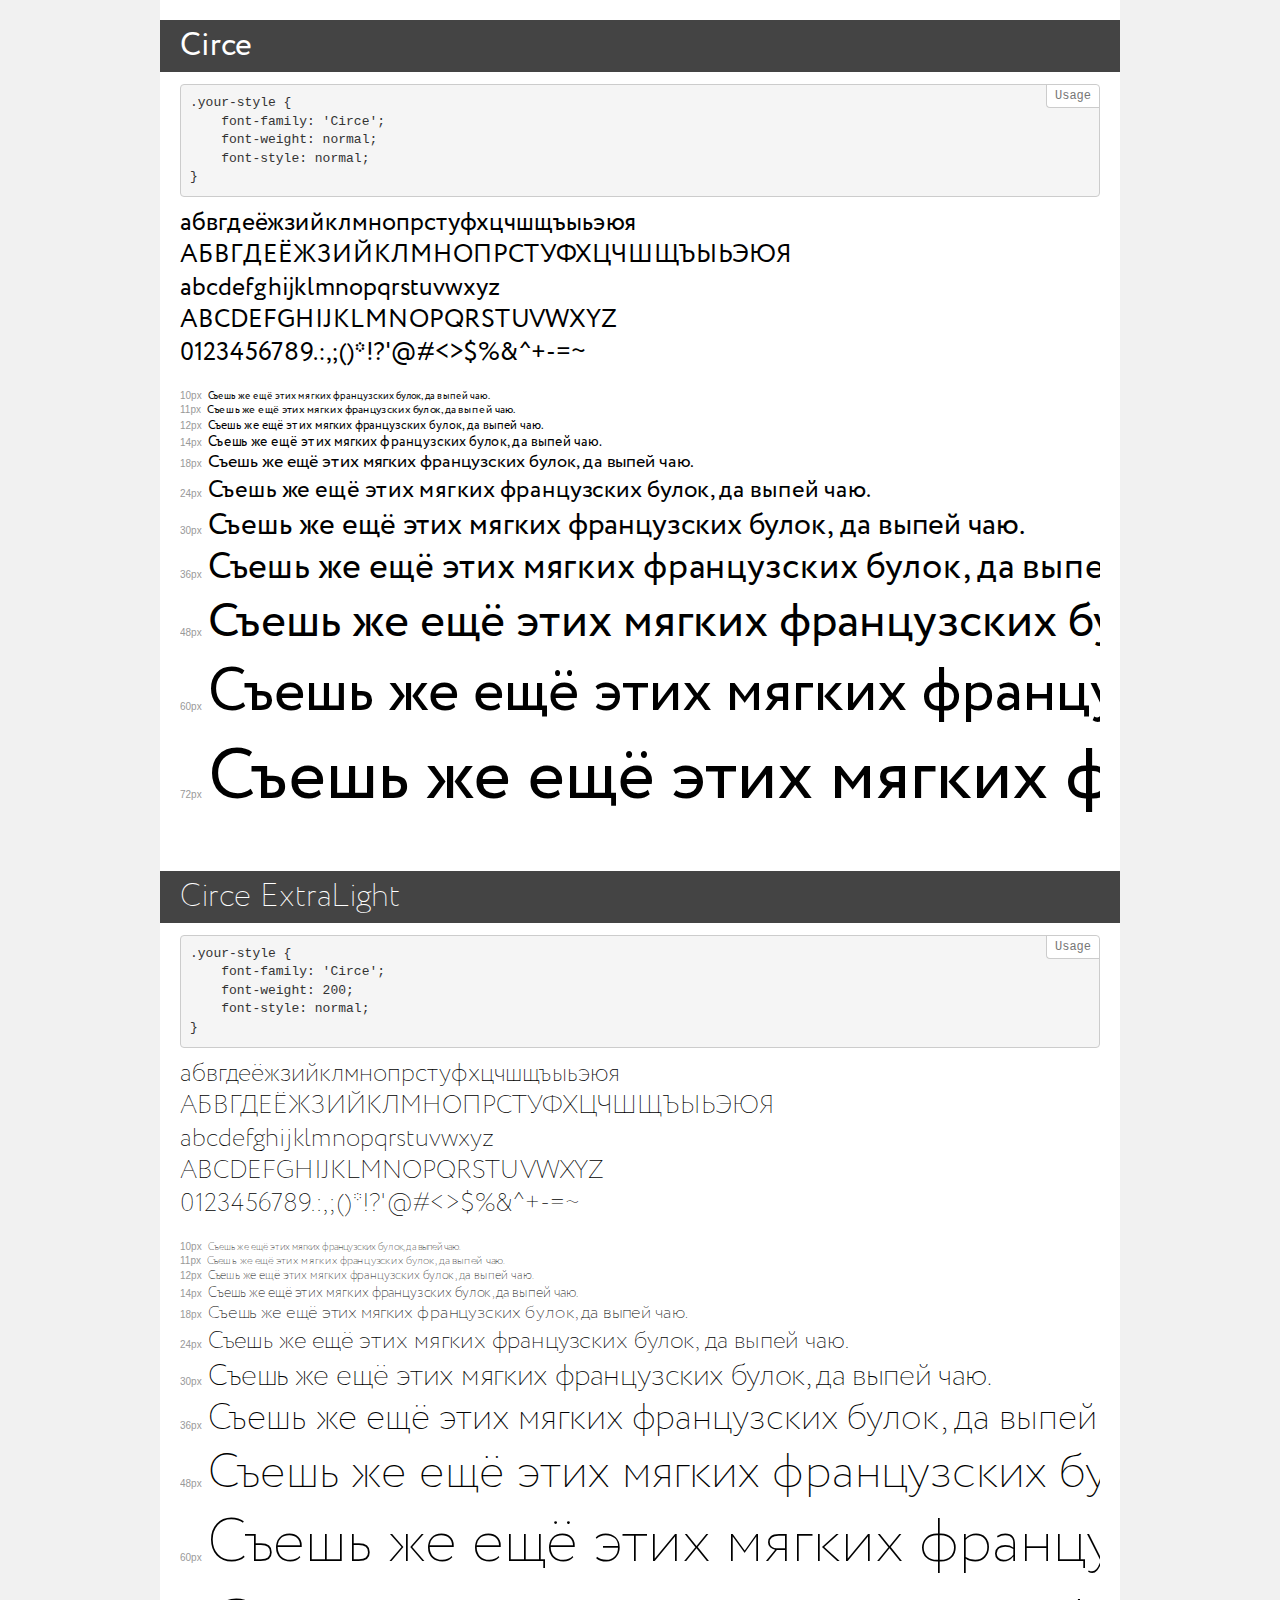
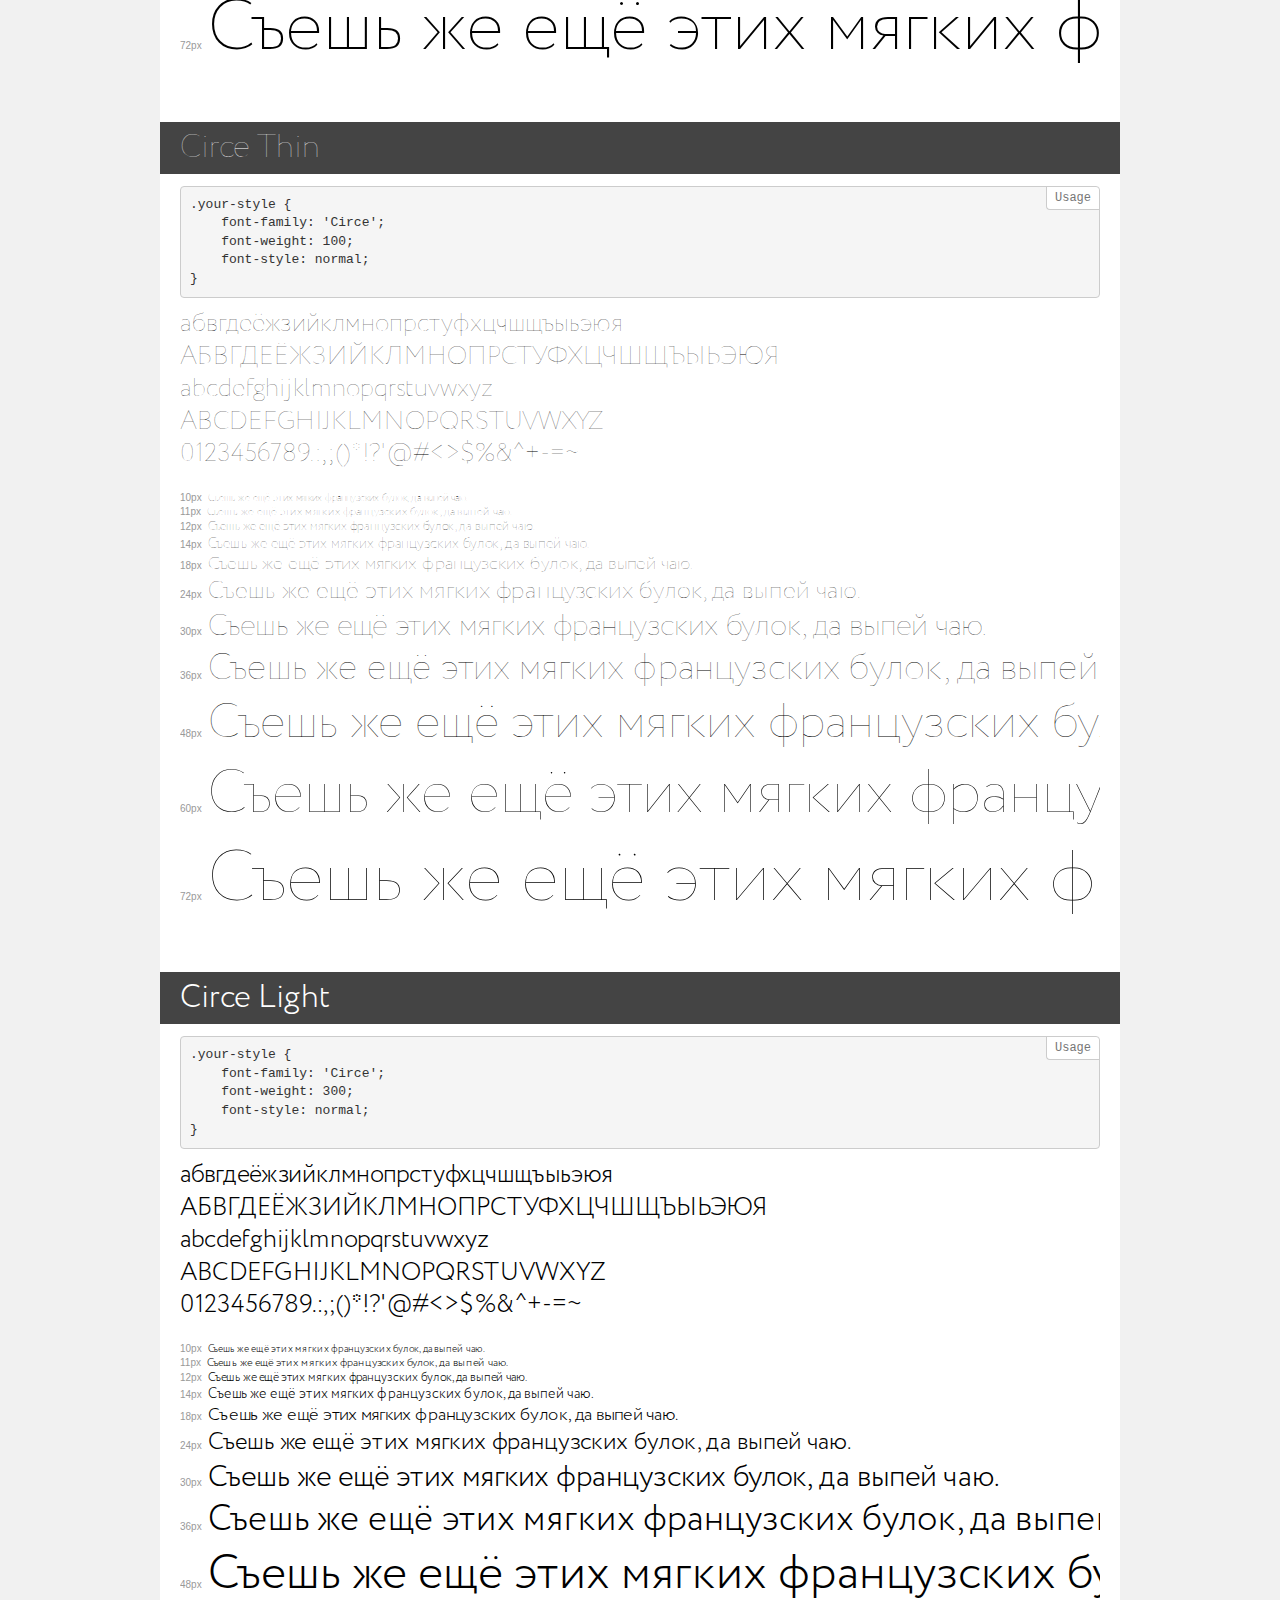
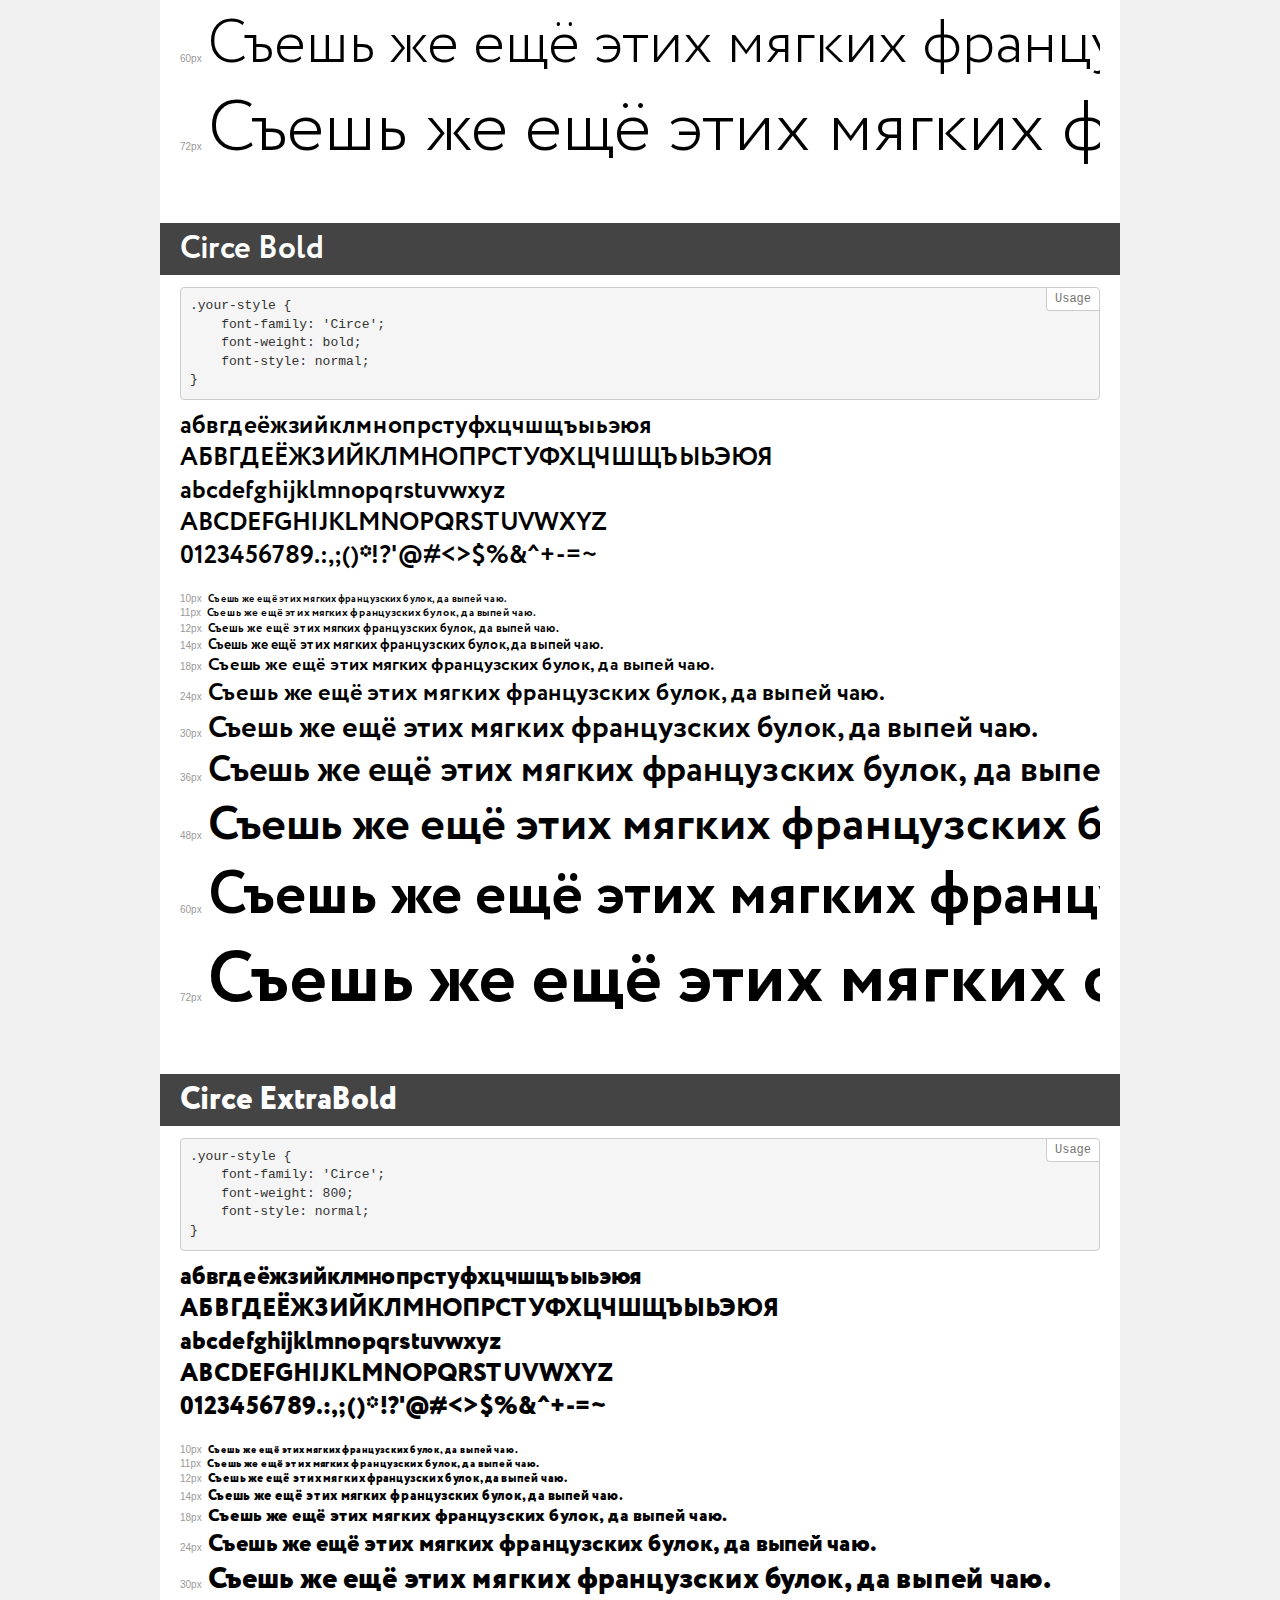
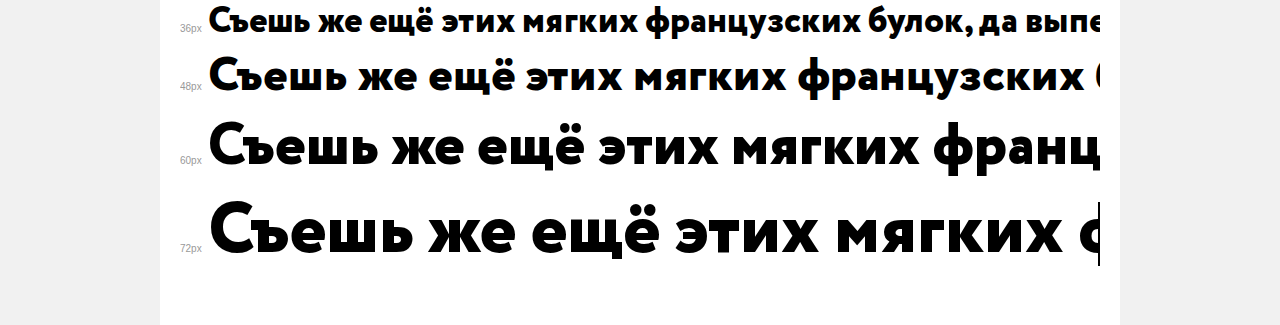
<file: fonts/Circe/demo.html>
<!DOCTYPE html>
<html>
<head>
	<meta charset="utf-8">
	<meta http-equiv="X-UA-Compatible" content="IE=edge">
	<meta name="viewport" content="width=device-width, initial-scale=1">
	<meta name="robots" content="noindex, noarchive">
	<title>Transfonter demo</title>
	<link href="stylesheet.css" rel="stylesheet">
	<style>
		/*
		http://meyerweb.com/eric/tools/css/reset/
		v2.0 | 20110126
		License: none (public domain)
		*/
		html, body, div, span, applet, object, iframe,
		h1, h2, h3, h4, h5, h6, p, blockquote, pre,
		a, abbr, acronym, address, big, cite, code,
		del, dfn, em, img, ins, kbd, q, s, samp,
		small, strike, strong, sub, sup, tt, var,
		b, u, i, center,
		dl, dt, dd, ol, ul, li,
		fieldset, form, label, legend,
		table, caption, tbody, tfoot, thead, tr, th, td,
		article, aside, canvas, details, embed,
		figure, figcaption, footer, header, hgroup,
		menu, nav, output, ruby, section, summary,
		time, mark, audio, video {
			margin: 0;
			padding: 0;
			border: 0;
			font-size: 100%;
			font: inherit;
			vertical-align: baseline;
		}
		/* HTML5 display-role reset for older browsers */
		article, aside, details, figcaption, figure,
		footer, header, hgroup, menu, nav, section {
			display: block;
		}
		body {
			line-height: 1;
		}
		ol, ul {
			list-style: none;
		}
		blockquote, q {
			quotes: none;
		}
		blockquote:before, blockquote:after,
		q:before, q:after {
			content: '';
			content: none;
		}
		table {
			border-collapse: collapse;
			border-spacing: 0;
		}
		/* common styles */
		body {
			background: #f1f1f1;
			color: #000;
		}
		.page {
			background: #fff;
			width: 920px;
			margin: 0 auto;
			padding: 20px 20px 0 20px;
			overflow: hidden;
		}
		.font-container {
			overflow-x: auto;
			overflow-y: hidden;
			margin-bottom: 40px;
			line-height: 1.3;
			white-space: nowrap;
			padding-bottom: 5px;
		}
		h1 {
			position: relative;
			background: #444;
			font-size: 32px;
			color: #fff;
			padding: 10px 20px;
			margin: 0 -20px 12px -20px;
		}
		.letters {
			font-size: 25px;
			margin-bottom: 20px;
		}
		.s10:before {
			content: '10px';
		}
		.s11:before {
			content: '11px';
		}
		.s12:before {
			content: '12px';
		}
		.s14:before {
			content: '14px';
		}
		.s18:before {
			content: '18px';
		}
		.s24:before {
			content: '24px';
		}
		.s30:before {
			content: '30px';
		}
		.s36:before {
			content: '36px';
		}
		.s48:before {
			content: '48px';
		}
		.s60:before {
			content: '60px';
		}
		.s72:before {
			content: '72px';
		}
		.s10:before, .s11:before, .s12:before, .s14:before,
		.s18:before, .s24:before, .s30:before, .s36:before,
		.s48:before, .s60:before, .s72:before {
			font-family: Arial, sans-serif;
			font-size: 10px;
			font-weight: normal;
			font-style: normal;
			color: #999;
			padding-right: 6px;
		}
		pre {
			display: block;
			position: relative;
			padding: 9px;
			margin: 0 0 10px;
			font-family: Monaco, Menlo, Consolas, "Courier New", monospace !important;
			font-size: 13px;
			line-height: 1.428571429;
			color: #333;
			font-weight: normal !important;
			font-style: normal !important;
			background-color: #f5f5f5;
			border: 1px solid #ccc;
			overflow-x: auto;
			border-radius: 4px;
		}
		pre:after {
			display: block;
			position: absolute;
			right: 0;
			top: 0;
			content: 'Usage';
			line-height: 1;
			padding: 5px 8px;
			font-size: 12px;
			color: #767676;
			background-color: #fff;
			border: 1px solid #ccc;
			border-right: none;
			border-top: none;
			border-radius: 0 4px 0 4px;
			z-index: 10;
		}
		/* responsive */
		@media (max-width: 959px) {
			.page {
				width: auto;
				margin: 0;
			}
		}
	</style>
</head>
<body>
<div class="page">
	<div class="demo" style="font-family: 'Circe'; font-weight: normal; font-style: normal;">
		<h1>Circe</h1>
		<pre>.your-style {
    font-family: 'Circe';
    font-weight: normal;
    font-style: normal;
}</pre>
		<div class="font-container">
			<p class="letters">
				абвгдеёжзийклмнопрстуфхцчшщъыьэюя <br />
				АБВГДЕЁЖЗИЙКЛМНОПРСТУФХЦЧШЩЪЫЬЭЮЯ <br />
				abcdefghijklmnopqrstuvwxyz <br />
				ABCDEFGHIJKLMNOPQRSTUVWXYZ <br />				0123456789.:,;()*!?'@#<>$%&^+-=~
			</p>
			<p class="s10" style="font-size: 10px;">Съешь же ещё этих мягких французских булок, да выпей чаю.</p>
			<p class="s11" style="font-size: 11px;">Съешь же ещё этих мягких французских булок, да выпей чаю.</p>
			<p class="s12" style="font-size: 12px;">Съешь же ещё этих мягких французских булок, да выпей чаю.</p>
			<p class="s14" style="font-size: 14px;">Съешь же ещё этих мягких французских булок, да выпей чаю.</p>
			<p class="s18" style="font-size: 18px;">Съешь же ещё этих мягких французских булок, да выпей чаю.</p>
			<p class="s24" style="font-size: 24px;">Съешь же ещё этих мягких французских булок, да выпей чаю.</p>
			<p class="s30" style="font-size: 30px;">Съешь же ещё этих мягких французских булок, да выпей чаю.</p>
			<p class="s36" style="font-size: 36px;">Съешь же ещё этих мягких французских булок, да выпей чаю.</p>
			<p class="s48" style="font-size: 48px;">Съешь же ещё этих мягких французских булок, да выпей чаю.</p>
			<p class="s60" style="font-size: 60px;">Съешь же ещё этих мягких французских булок, да выпей чаю.</p>
			<p class="s72" style="font-size: 72px;">Съешь же ещё этих мягких французских булок, да выпей чаю.</p>
		</div>
	</div>
	<div class="demo" style="font-family: 'Circe'; font-weight: 200; font-style: normal;">
		<h1>Circe ExtraLight</h1>
		<pre>.your-style {
    font-family: 'Circe';
    font-weight: 200;
    font-style: normal;
}</pre>
		<div class="font-container">
			<p class="letters">
				абвгдеёжзийклмнопрстуфхцчшщъыьэюя <br />
				АБВГДЕЁЖЗИЙКЛМНОПРСТУФХЦЧШЩЪЫЬЭЮЯ <br />
				abcdefghijklmnopqrstuvwxyz <br />
				ABCDEFGHIJKLMNOPQRSTUVWXYZ <br />				0123456789.:,;()*!?'@#<>$%&^+-=~
			</p>
			<p class="s10" style="font-size: 10px;">Съешь же ещё этих мягких французских булок, да выпей чаю.</p>
			<p class="s11" style="font-size: 11px;">Съешь же ещё этих мягких французских булок, да выпей чаю.</p>
			<p class="s12" style="font-size: 12px;">Съешь же ещё этих мягких французских булок, да выпей чаю.</p>
			<p class="s14" style="font-size: 14px;">Съешь же ещё этих мягких французских булок, да выпей чаю.</p>
			<p class="s18" style="font-size: 18px;">Съешь же ещё этих мягких французских булок, да выпей чаю.</p>
			<p class="s24" style="font-size: 24px;">Съешь же ещё этих мягких французских булок, да выпей чаю.</p>
			<p class="s30" style="font-size: 30px;">Съешь же ещё этих мягких французских булок, да выпей чаю.</p>
			<p class="s36" style="font-size: 36px;">Съешь же ещё этих мягких французских булок, да выпей чаю.</p>
			<p class="s48" style="font-size: 48px;">Съешь же ещё этих мягких французских булок, да выпей чаю.</p>
			<p class="s60" style="font-size: 60px;">Съешь же ещё этих мягких французских булок, да выпей чаю.</p>
			<p class="s72" style="font-size: 72px;">Съешь же ещё этих мягких французских булок, да выпей чаю.</p>
		</div>
	</div>
	<div class="demo" style="font-family: 'Circe'; font-weight: 100; font-style: normal;">
		<h1>Circe Thin</h1>
		<pre>.your-style {
    font-family: 'Circe';
    font-weight: 100;
    font-style: normal;
}</pre>
		<div class="font-container">
			<p class="letters">
				абвгдеёжзийклмнопрстуфхцчшщъыьэюя <br />
				АБВГДЕЁЖЗИЙКЛМНОПРСТУФХЦЧШЩЪЫЬЭЮЯ <br />
				abcdefghijklmnopqrstuvwxyz <br />
				ABCDEFGHIJKLMNOPQRSTUVWXYZ <br />				0123456789.:,;()*!?'@#<>$%&^+-=~
			</p>
			<p class="s10" style="font-size: 10px;">Съешь же ещё этих мягких французских булок, да выпей чаю.</p>
			<p class="s11" style="font-size: 11px;">Съешь же ещё этих мягких французских булок, да выпей чаю.</p>
			<p class="s12" style="font-size: 12px;">Съешь же ещё этих мягких французских булок, да выпей чаю.</p>
			<p class="s14" style="font-size: 14px;">Съешь же ещё этих мягких французских булок, да выпей чаю.</p>
			<p class="s18" style="font-size: 18px;">Съешь же ещё этих мягких французских булок, да выпей чаю.</p>
			<p class="s24" style="font-size: 24px;">Съешь же ещё этих мягких французских булок, да выпей чаю.</p>
			<p class="s30" style="font-size: 30px;">Съешь же ещё этих мягких французских булок, да выпей чаю.</p>
			<p class="s36" style="font-size: 36px;">Съешь же ещё этих мягких французских булок, да выпей чаю.</p>
			<p class="s48" style="font-size: 48px;">Съешь же ещё этих мягких французских булок, да выпей чаю.</p>
			<p class="s60" style="font-size: 60px;">Съешь же ещё этих мягких французских булок, да выпей чаю.</p>
			<p class="s72" style="font-size: 72px;">Съешь же ещё этих мягких французских булок, да выпей чаю.</p>
		</div>
	</div>
	<div class="demo" style="font-family: 'Circe'; font-weight: 300; font-style: normal;">
		<h1>Circe Light</h1>
		<pre>.your-style {
    font-family: 'Circe';
    font-weight: 300;
    font-style: normal;
}</pre>
		<div class="font-container">
			<p class="letters">
				абвгдеёжзийклмнопрстуфхцчшщъыьэюя <br />
				АБВГДЕЁЖЗИЙКЛМНОПРСТУФХЦЧШЩЪЫЬЭЮЯ <br />
				abcdefghijklmnopqrstuvwxyz <br />
				ABCDEFGHIJKLMNOPQRSTUVWXYZ <br />				0123456789.:,;()*!?'@#<>$%&^+-=~
			</p>
			<p class="s10" style="font-size: 10px;">Съешь же ещё этих мягких французских булок, да выпей чаю.</p>
			<p class="s11" style="font-size: 11px;">Съешь же ещё этих мягких французских булок, да выпей чаю.</p>
			<p class="s12" style="font-size: 12px;">Съешь же ещё этих мягких французских булок, да выпей чаю.</p>
			<p class="s14" style="font-size: 14px;">Съешь же ещё этих мягких французских булок, да выпей чаю.</p>
			<p class="s18" style="font-size: 18px;">Съешь же ещё этих мягких французских булок, да выпей чаю.</p>
			<p class="s24" style="font-size: 24px;">Съешь же ещё этих мягких французских булок, да выпей чаю.</p>
			<p class="s30" style="font-size: 30px;">Съешь же ещё этих мягких французских булок, да выпей чаю.</p>
			<p class="s36" style="font-size: 36px;">Съешь же ещё этих мягких французских булок, да выпей чаю.</p>
			<p class="s48" style="font-size: 48px;">Съешь же ещё этих мягких французских булок, да выпей чаю.</p>
			<p class="s60" style="font-size: 60px;">Съешь же ещё этих мягких французских булок, да выпей чаю.</p>
			<p class="s72" style="font-size: 72px;">Съешь же ещё этих мягких французских булок, да выпей чаю.</p>
		</div>
	</div>
	<div class="demo" style="font-family: 'Circe'; font-weight: bold; font-style: normal;">
		<h1>Circe Bold</h1>
		<pre>.your-style {
    font-family: 'Circe';
    font-weight: bold;
    font-style: normal;
}</pre>
		<div class="font-container">
			<p class="letters">
				абвгдеёжзийклмнопрстуфхцчшщъыьэюя <br />
				АБВГДЕЁЖЗИЙКЛМНОПРСТУФХЦЧШЩЪЫЬЭЮЯ <br />
				abcdefghijklmnopqrstuvwxyz <br />
				ABCDEFGHIJKLMNOPQRSTUVWXYZ <br />				0123456789.:,;()*!?'@#<>$%&^+-=~
			</p>
			<p class="s10" style="font-size: 10px;">Съешь же ещё этих мягких французских булок, да выпей чаю.</p>
			<p class="s11" style="font-size: 11px;">Съешь же ещё этих мягких французских булок, да выпей чаю.</p>
			<p class="s12" style="font-size: 12px;">Съешь же ещё этих мягких французских булок, да выпей чаю.</p>
			<p class="s14" style="font-size: 14px;">Съешь же ещё этих мягких французских булок, да выпей чаю.</p>
			<p class="s18" style="font-size: 18px;">Съешь же ещё этих мягких французских булок, да выпей чаю.</p>
			<p class="s24" style="font-size: 24px;">Съешь же ещё этих мягких французских булок, да выпей чаю.</p>
			<p class="s30" style="font-size: 30px;">Съешь же ещё этих мягких французских булок, да выпей чаю.</p>
			<p class="s36" style="font-size: 36px;">Съешь же ещё этих мягких французских булок, да выпей чаю.</p>
			<p class="s48" style="font-size: 48px;">Съешь же ещё этих мягких французских булок, да выпей чаю.</p>
			<p class="s60" style="font-size: 60px;">Съешь же ещё этих мягких французских булок, да выпей чаю.</p>
			<p class="s72" style="font-size: 72px;">Съешь же ещё этих мягких французских булок, да выпей чаю.</p>
		</div>
	</div>
	<div class="demo" style="font-family: 'Circe'; font-weight: 800; font-style: normal;">
		<h1>Circe ExtraBold</h1>
		<pre>.your-style {
    font-family: 'Circe';
    font-weight: 800;
    font-style: normal;
}</pre>
		<div class="font-container">
			<p class="letters">
				абвгдеёжзийклмнопрстуфхцчшщъыьэюя <br />
				АБВГДЕЁЖЗИЙКЛМНОПРСТУФХЦЧШЩЪЫЬЭЮЯ <br />
				abcdefghijklmnopqrstuvwxyz <br />
				ABCDEFGHIJKLMNOPQRSTUVWXYZ <br />				0123456789.:,;()*!?'@#<>$%&^+-=~
			</p>
			<p class="s10" style="font-size: 10px;">Съешь же ещё этих мягких французских булок, да выпей чаю.</p>
			<p class="s11" style="font-size: 11px;">Съешь же ещё этих мягких французских булок, да выпей чаю.</p>
			<p class="s12" style="font-size: 12px;">Съешь же ещё этих мягких французских булок, да выпей чаю.</p>
			<p class="s14" style="font-size: 14px;">Съешь же ещё этих мягких французских булок, да выпей чаю.</p>
			<p class="s18" style="font-size: 18px;">Съешь же ещё этих мягких французских булок, да выпей чаю.</p>
			<p class="s24" style="font-size: 24px;">Съешь же ещё этих мягких французских булок, да выпей чаю.</p>
			<p class="s30" style="font-size: 30px;">Съешь же ещё этих мягких французских булок, да выпей чаю.</p>
			<p class="s36" style="font-size: 36px;">Съешь же ещё этих мягких французских булок, да выпей чаю.</p>
			<p class="s48" style="font-size: 48px;">Съешь же ещё этих мягких французских булок, да выпей чаю.</p>
			<p class="s60" style="font-size: 60px;">Съешь же ещё этих мягких французских булок, да выпей чаю.</p>
			<p class="s72" style="font-size: 72px;">Съешь же ещё этих мягких французских булок, да выпей чаю.</p>
		</div>
	</div>
</div>
</body>
</html>
</file>
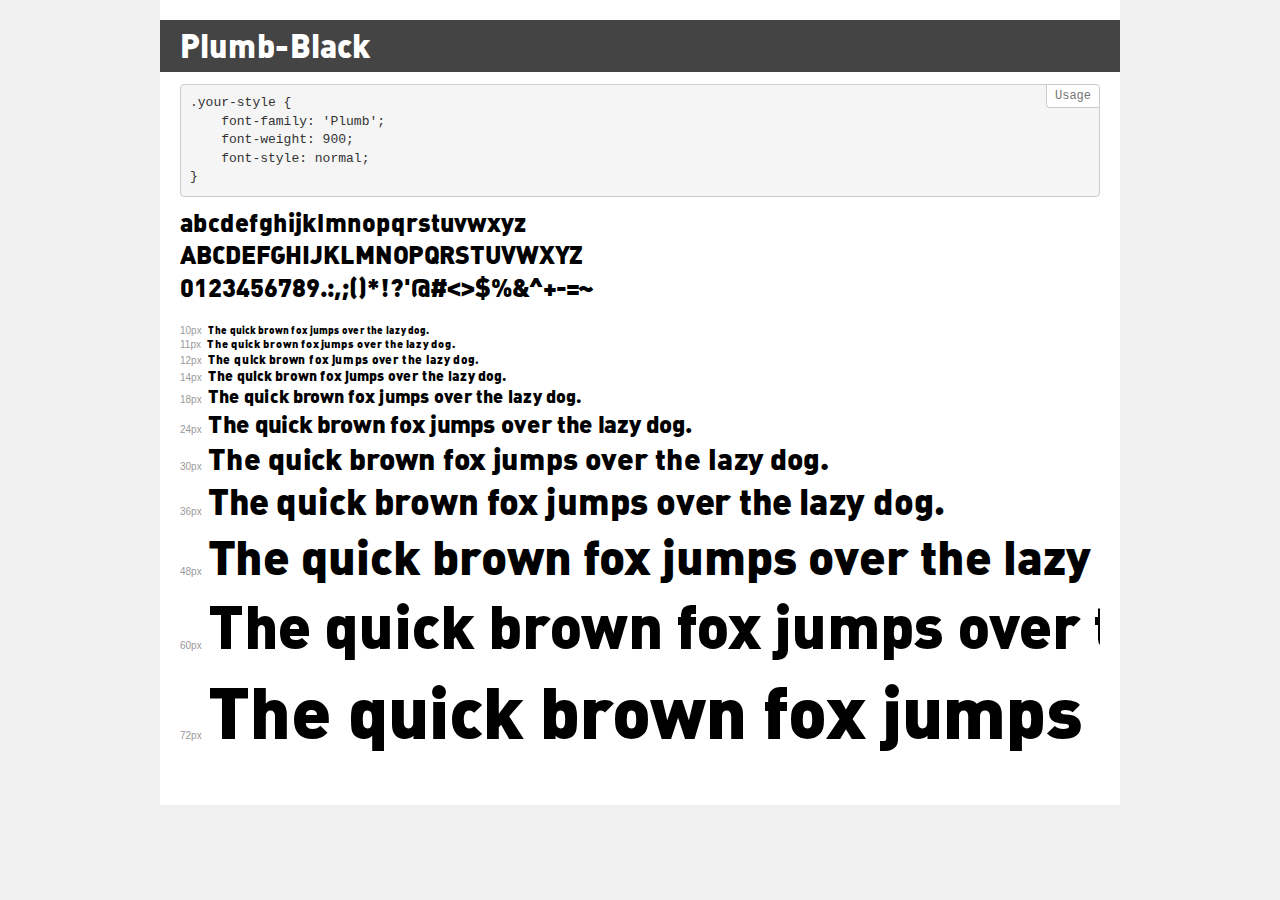
<file: fonts/Plumb/demo.html>
<!DOCTYPE html>
<html lang="en">
<head>
    <meta charset="utf-8">
    <meta http-equiv="X-UA-Compatible" content="IE=edge">
    <meta name="viewport" content="width=device-width, initial-scale=1">
    <meta name="robots" content="noindex, noarchive">
    <meta name="format-detection" content="telephone=no">
    <title>Transfonter demo</title>
    <link href="stylesheet.css" rel="stylesheet">
    <style>
        /*
        http://meyerweb.com/eric/tools/css/reset/
        v2.0 | 20110126
        License: none (public domain)
        */
        html, body, div, span, applet, object, iframe,
        h1, h2, h3, h4, h5, h6, p, blockquote, pre,
        a, abbr, acronym, address, big, cite, code,
        del, dfn, em, img, ins, kbd, q, s, samp,
        small, strike, strong, sub, sup, tt, var,
        b, u, i, center,
        dl, dt, dd, ol, ul, li,
        fieldset, form, label, legend,
        table, caption, tbody, tfoot, thead, tr, th, td,
        article, aside, canvas, details, embed,
        figure, figcaption, footer, header, hgroup,
        menu, nav, output, ruby, section, summary,
        time, mark, audio, video {
            margin: 0;
            padding: 0;
            border: 0;
            font-size: 100%;
            font: inherit;
            vertical-align: baseline;
        }
        /* HTML5 display-role reset for older browsers */
        article, aside, details, figcaption, figure,
        footer, header, hgroup, menu, nav, section {
            display: block;
        }
        body {
            line-height: 1;
        }
        ol, ul {
            list-style: none;
        }
        blockquote, q {
            quotes: none;
        }
        blockquote:before, blockquote:after,
        q:before, q:after {
            content: '';
            content: none;
        }
        table {
            border-collapse: collapse;
            border-spacing: 0;
        }
        /* demo styles */
        body {
            background: #f0f0f0;
            color: #000;
        }
        .page {
            background: #fff;
            width: 920px;
            margin: 0 auto;
            padding: 20px 20px 0 20px;
            overflow: hidden;
        }
        .font-container {
            overflow-x: auto;
            overflow-y: hidden;
            margin-bottom: 40px;
            line-height: 1.3;
            white-space: nowrap;
            padding-bottom: 5px;
        }
        h1 {
            position: relative;
            background: #444;
            font-size: 32px;
            color: #fff;
            padding: 10px 20px;
            margin: 0 -20px 12px -20px;
        }
        .letters {
            font-size: 25px;
            margin-bottom: 20px;
        }
        .s10:before {
            content: '10px';
        }
        .s11:before {
            content: '11px';
        }
        .s12:before {
            content: '12px';
        }
        .s14:before {
            content: '14px';
        }
        .s18:before {
            content: '18px';
        }
        .s24:before {
            content: '24px';
        }
        .s30:before {
            content: '30px';
        }
        .s36:before {
            content: '36px';
        }
        .s48:before {
            content: '48px';
        }
        .s60:before {
            content: '60px';
        }
        .s72:before {
            content: '72px';
        }
        .s10:before, .s11:before, .s12:before, .s14:before,
        .s18:before, .s24:before, .s30:before, .s36:before,
        .s48:before, .s60:before, .s72:before {
            font-family: Arial, sans-serif;
            font-size: 10px;
            font-weight: normal;
            font-style: normal;
            color: #999;
            padding-right: 6px;
        }
        pre {
            display: block;
            position: relative;
            padding: 9px;
            margin: 0 0 10px;
            font-family: Monaco, Menlo, Consolas, "Courier New", monospace;
            font-size: 13px;
            line-height: 1.428571429;
            color: #333;
            font-weight: normal;
            font-style: normal;
            background-color: #f5f5f5;
            border: 1px solid #ccc;
            overflow-x: auto;
            border-radius: 4px;
        }
        pre:after {
            display: block;
            position: absolute;
            right: 0;
            top: 0;
            content: 'Usage';
            line-height: 1;
            padding: 5px 8px;
            font-size: 12px;
            color: #767676;
            background-color: #fff;
            border: 1px solid #ccc;
            border-right: none;
            border-top: none;
            border-radius: 0 4px 0 4px;
            z-index: 10;
        }
        /* responsive */
        @media (max-width: 959px) {
            .page {
                width: auto;
                margin: 0;
            }
        }
    </style>
</head>
<body>
<div class="page">
    <div class="demo">
        <h1 style="font-family: 'Plumb'; font-weight: 900; font-style: normal;">Plumb-Black</h1>
        <pre>.your-style {
    font-family: 'Plumb';
    font-weight: 900;
    font-style: normal;
}</pre>
        <div class="font-container" style="font-family: 'Plumb'; font-weight: 900; font-style: normal;">
            <p class="letters">
                abcdefghijklmnopqrstuvwxyz<br>
ABCDEFGHIJKLMNOPQRSTUVWXYZ<br>
                0123456789.:,;()*!?'@#<>$%&^+-=~
            </p>
            <p class="s10" style="font-size: 10px;">The quick brown fox jumps over the lazy dog.</p>
            <p class="s11" style="font-size: 11px;">The quick brown fox jumps over the lazy dog.</p>
            <p class="s12" style="font-size: 12px;">The quick brown fox jumps over the lazy dog.</p>
            <p class="s14" style="font-size: 14px;">The quick brown fox jumps over the lazy dog.</p>
            <p class="s18" style="font-size: 18px;">The quick brown fox jumps over the lazy dog.</p>
            <p class="s24" style="font-size: 24px;">The quick brown fox jumps over the lazy dog.</p>
            <p class="s30" style="font-size: 30px;">The quick brown fox jumps over the lazy dog.</p>
            <p class="s36" style="font-size: 36px;">The quick brown fox jumps over the lazy dog.</p>
            <p class="s48" style="font-size: 48px;">The quick brown fox jumps over the lazy dog.</p>
            <p class="s60" style="font-size: 60px;">The quick brown fox jumps over the lazy dog.</p>
            <p class="s72" style="font-size: 72px;">The quick brown fox jumps over the lazy dog.</p>
        </div>
    </div>
</div>
</body>
</html>
</file>
<file: fonts/Circe/stylesheet.css>
/* This stylesheet generated by Transfonter (https://transfonter.org) on June 26, 2017 11:20 AM */

@font-face {
	font-family: 'Circe';
	src: url('Circe-Regular.eot');
	src: local('Circe'), local('Circe-Regular'),
		url('Circe-Regular.eot?#iefix') format('embedded-opentype'),
		url('Circe-Regular.woff') format('woff'),
		url('Circe-Regular.ttf') format('truetype');
	font-weight: normal;
	font-style: normal;
}

@font-face {
	font-family: 'Circe';
	src: url('Circe-ExtraLight.eot');
	src: local('Circe ExtraLight'), local('Circe-ExtraLight'),
		url('Circe-ExtraLight.eot?#iefix') format('embedded-opentype'),
		url('Circe-ExtraLight.woff') format('woff'),
		url('Circe-ExtraLight.ttf') format('truetype');
	font-weight: 200;
	font-style: normal;
}

@font-face {
	font-family: 'Circe';
	src: url('Circe-Thin.eot');
	src: local('Circe Thin'), local('Circe-Thin'),
		url('Circe-Thin.eot?#iefix') format('embedded-opentype'),
		url('Circe-Thin.woff') format('woff'),
		url('Circe-Thin.ttf') format('truetype');
	font-weight: 100;
	font-style: normal;
}

@font-face {
	font-family: 'Circe';
	src: url('Circe-Light.eot');
	src: local('Circe Light'), local('Circe-Light'),
		url('Circe-Light.eot?#iefix') format('embedded-opentype'),
		url('Circe-Light.woff') format('woff'),
		url('Circe-Light.ttf') format('truetype');
	font-weight: 300;
	font-style: normal;
}

@font-face {
	font-family: 'Circe';
	src: url('Circe-Bold.eot');
	src: local('Circe Bold'), local('Circe-Bold'),
		url('Circe-Bold.eot?#iefix') format('embedded-opentype'),
		url('Circe-Bold.woff') format('woff'),
		url('Circe-Bold.ttf') format('truetype');
	font-weight: bold;
	font-style: normal;
}

@font-face {
	font-family: 'Circe';
	src: url('Circe-ExtraBold.eot');
	src: local('Circe ExtraBold'), local('Circe-ExtraBold'),
		url('Circe-ExtraBold.eot?#iefix') format('embedded-opentype'),
		url('Circe-ExtraBold.woff') format('woff'),
		url('Circe-ExtraBold.ttf') format('truetype');
	font-weight: 800;
	font-style: normal;
}
</file>
<file: fonts/Plumb/stylesheet.css>
@font-face {
    font-family: 'Plumb';
    src: url('Plumb-Black.eot');
    src: url('Plumb-Black.eot?#iefix') format('embedded-opentype'),
        url('Plumb-Black.woff2') format('woff2'),
        url('Plumb-Black.woff') format('woff'),
        url('Plumb-Black.ttf') format('truetype');
    font-weight: 900;
    font-style: normal;
    font-display: swap;
}
</file>
